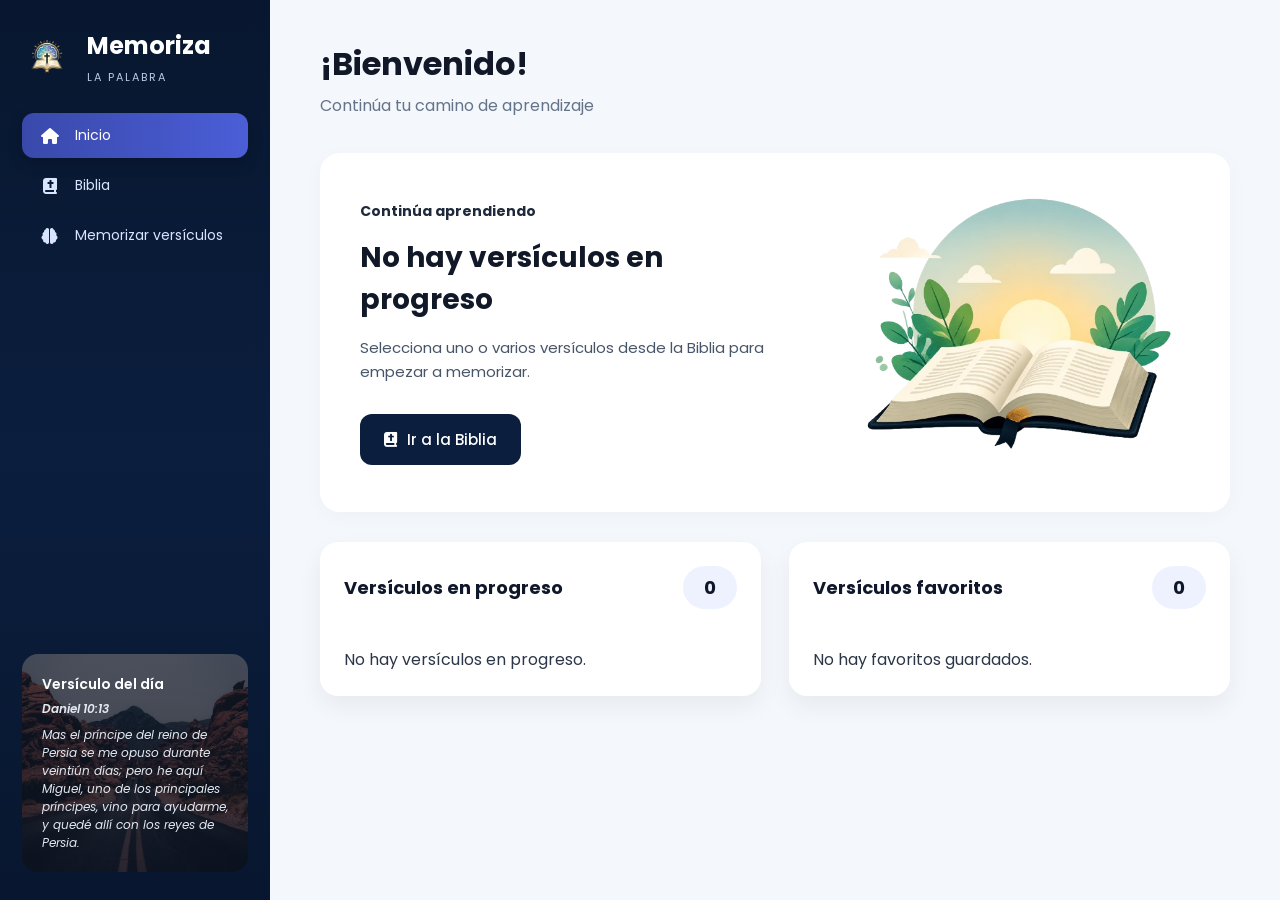
<file: index.html>
<!DOCTYPE html>
<html lang="es">
<head>
    <meta charset="UTF-8">
    <meta name="viewport" content="width=device-width, initial-scale=1.0">
    <title>Memoriza La Palabra</title>
    <link rel="stylesheet" href="https://cdnjs.cloudflare.com/ajax/libs/font-awesome/6.7.1/css/all.min.css">
    <link rel="stylesheet" href="css/style.css">
    <link rel="manifest" href="manifest.json">
    <link rel="apple-touch-icon" href="img/logo_2.png">
    <meta name="theme-color" content="#0b1e3e">
</head>

<body>
    <div class="sidebar-overlay" id="sidebar-overlay"></div>

    <!-- SIDEBAR -->
    <aside class="sidebar">
        <div class="logo">
            <img src="img/logo.png" alt="Logo">
            <div>
                <h2>Memoriza</h2>
                <span>LA PALABRA</span>
            </div>
        </div>

        <nav>
            <a class="active" href="index.html">
                <i class="fa-solid fa-house"></i> Inicio
            </a>
            <a href="pantallas/biblia.html">
                <i class="fa-solid fa-book-bible"></i> Biblia
            </a>
            <a href="pantallas/memorizar.html">
                <i class="fa-solid fa-brain"></i> Memorizar versículos
            </a>
          
        </nav>

        <div class="verse-card">
            <h4>Versículo del día</h4>
            <p class="reference" id="referencia">Salmos 119:105</p>
            <p id="textoVersiculo">"Lámpara es a mis pies tu palabra, y lumbrera a mi camino."</p>
        </div>
    </aside>

    <!-- CONTENIDO PRINCIPAL -->
    <main class="main-content">
        <!-- Encabezado -->
        <header class="header">
            <h1>¡Bienvenido!</h1>
            <p>Continúa tu camino de aprendizaje</p>
        </header>

        <!-- Tarjeta "Continúa Aprendiendo" -->
        <section class="continue-card">
            <div class="continue-info">
                <span class="subtitle" id="continue-subtitle">Continúa aprendiendo</span>
                <h2 id="continue-title">Juan 3:16</h2>
                <p id="continue-text">Porque de tal manera amó Dios al mundo, que ha dado a su Hijo unigénito, para que todo aquel que en él cree, no se pierda, mas tenga vida eterna.</p>
                <button id="continue-action" class="btn-primary" type="button">
                    <i class="fa-solid fa-play"></i> Continuar aprendizaje
                </button>
                
            </div>
            
            <div class="continue-image">
                <!-- Asegúrate de tener una imagen similar o usar una tuya -->
                <img src="img/logo_3.png" alt="Biblia Ilustración">
            </div>
        </section>

        <!-- Panel de seguimiento -->
        <!-- Panel de seguimiento Unificado -->
<section class="lists-grid">
    
    <!-- Bloque 1: Versículos en progreso -->
    <div class="info-card">
        <div class="card-header">
            <div class="header-title">
                <h3>Versículos en progreso</h3>
            </div>
            <div class="stat-info">
                <h3 id="pendientes-count" class="badge">2</h3>
            </div>
        </div>
        <div id="pendientes-list" class="info-list">
            <!-- Aquí se inyectarán tus tarjetas de versículos -->
            <p>No hay versículos en progreso.</p>
        </div>
    </div>

    <!-- Bloque 2: Versículos favoritos -->
    <div class="info-card">
        <div class="card-header">
            <div class="header-title">
                <h3>Versículos favoritos</h3>
            </div>
            <div class="stat-info">
                <h3 id="favoritos-count" class="badge">1</h3>
            </div>
        </div>
        <div id="favoritos-list" class="info-list">
            <p>No hay favoritos guardados.</p>
        </div>
    </div>
    
</section>

        
    </main>

    <script type="module" src="./js/index.js"></script>
    <script type="module" src="./js/versiculo_diario.js"></script>
    <script src="./js/mobile-menu.js"></script>
    <script src="./js/register-sw.js"></script>
</body>
</html>
</file>
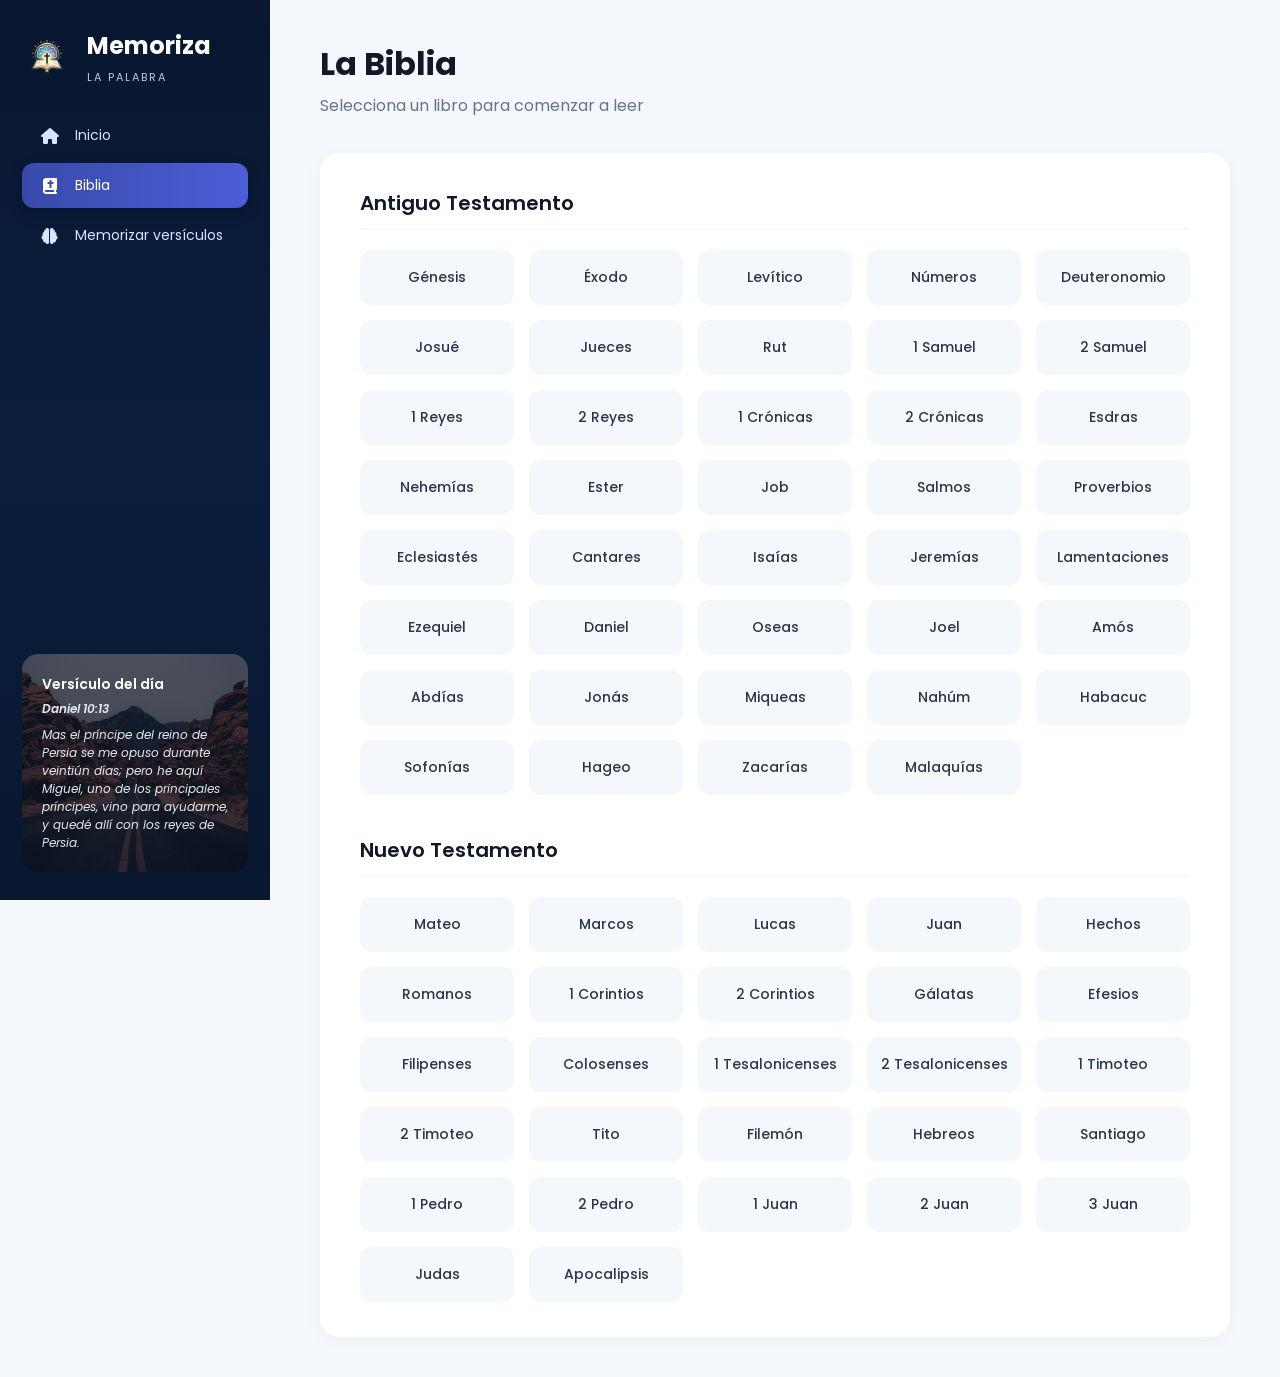
<file: pantallas/biblia.html>
<!DOCTYPE html>
<html lang="es">

<head>

    <meta charset="UTF-8">
    <meta name="viewport" content="width=device-width, initial-scale=1.0">

    <title>Memoriza La Palabra</title>

    <!-- Iconos -->
    <link rel="stylesheet"
        href="https://cdnjs.cloudflare.com/ajax/libs/font-awesome/6.7.1/css/all.min.css">

    <link rel="stylesheet" href="../css/style.css">
    <link rel="stylesheet" href="../css/biblia.css">
    <link rel="manifest" href="../manifest.json">
    <link rel="apple-touch-icon" href="../img/logo_2.png">
    <meta name="theme-color" content="#0b1e3e">
</head>

<body>

    <aside class="sidebar">

        <!-- Logo -->

        <div class="logo">
            <img src="../img/logo.png" alt="Logo">
            <div>
                <h2>Memoriza</h2>
                <span>LA PALABRA</span>
            </div>
        </div>

        <!-- Menú -->
        <nav>
            <a href="../index.html">
                <i class="fa-solid fa-house"></i>
                Inicio
            </a>
            <a class="active" href="../pantallas/biblia.html">
                <i class="fa-solid fa-book-bible"></i>
                Biblia
            </a>
            <a href="../pantallas/memorizar.html">
                <i class="fa-solid fa-brain"></i> Memorizar versículos
            </a>
        </nav>

        <!-- Tarjeta -->
        <div class="verse-card">

    <h4>Versículo del día</h4>

    <p class="reference" id="referencia">

        Cargando...

    </p>

    <p id="textoVersiculo">

        Cargando versículo...

    </p>

</div>

    </aside>
    <div class="sidebar-overlay" id="sidebar-overlay"></div>

    <!-- CONTENIDO PRINCIPAL: LIBROS DE LA BIBLIA -->
    <main class="main-content">
        <header class="header">
            <h1>La Biblia</h1>
            <p>Selecciona un libro para comenzar a leer</p>
        </header>

        <!-- Contenedor dinámico para los libros -->
        <div class="bible-container">
            
            <!-- Antiguo Testamento -->
            <section class="testament-section">
                <h3 class="testament-title">Antiguo Testamento</h3>
                <div class="books-grid" id="antiguo-testamento">
                    <!-- Los libros se insertarán aquí con JavaScript -->
                </div>
            </section>

            <!-- Nuevo Testamento -->
            <section class="testament-section">
                <h3 class="testament-title">Nuevo Testamento</h3>
                <div class="books-grid" id="nuevo-testamento">
                    <!-- Los libros se insertarán aquí con JavaScript -->
                </div>
            </section>

        </div>
    </main>

<script type="module" src="../js/versiculo_diario.js"></script>
<script type="module" src="../js/biblia.js"></script>
<script src="../js/mobile-menu.js"></script>
<script src="../js/register-sw.js"></script>
</body>
</html>
</file>
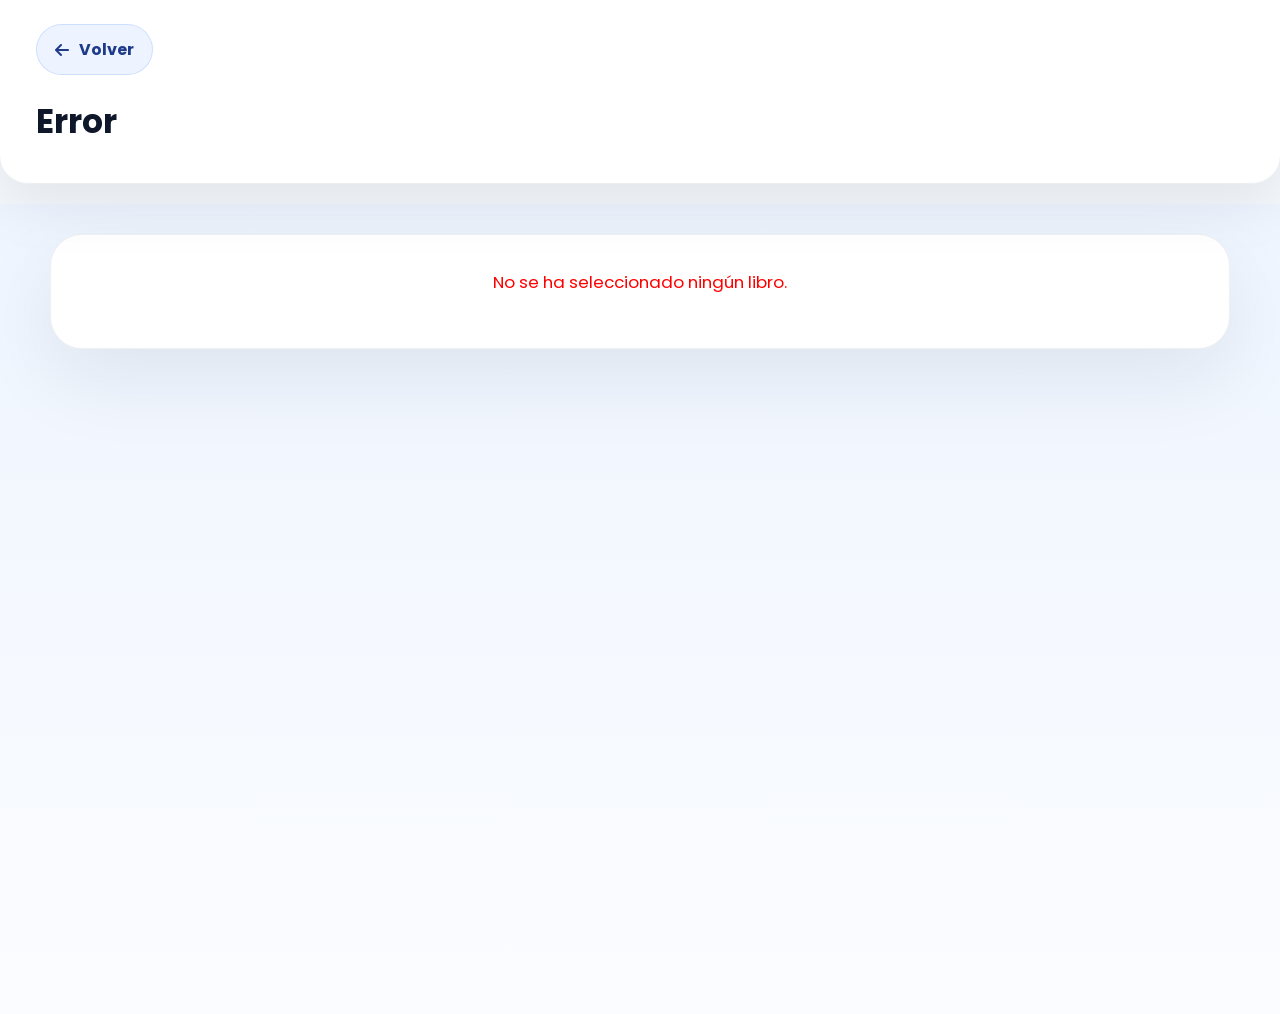
<file: pantallas/leer.html>
<!DOCTYPE html>
<html lang="es">
<head>
    <meta charset="UTF-8">
    <meta name="viewport" content="width=device-width, initial-scale=1.0">
    <title>Leer - Memoriza La Palabra</title>

    <!-- Iconos -->
    <link rel="stylesheet" href="https://cdnjs.cloudflare.com/ajax/libs/font-awesome/6.7.1/css/all.min.css">
    
    <link rel="stylesheet" href="../css/style.css">
    <link rel="stylesheet" href="../css/biblia.css">
    <link rel="manifest" href="../manifest.json">
    <link rel="apple-touch-icon" href="../img/logo_2.png">
    <meta name="theme-color" content="#0b1e3e">
</head>
<body class="leer-page-body">
    <header class="header-lectura">
        <div class="toolbar-lectura">
            <a href="biblia.html" class="back-btn"><i class="fa-solid fa-arrow-left"></i> Volver</a>
            <div class="controles" id="controles-capitulos" style="display: none;">
                <label for="select-capitulo">Capítulo:</label>
                <select id="select-capitulo"></select>
            </div>
        </div>

        <div class="titulo-lectura">
            <h1 id="titulo-libro">Cargando...</h1>
        </div>
    </header>

    <main class="main-content leer-page">
        <section class="leer-screen">
            <div id="contenedor-lectura" class="contenedor-lectura">
                <p>Buscando el libro en la base de datos...</p>
            </div>
        </section>
    </main>

    <!-- Script de lógica de lectura -->
    <script type="module" src="../js/leer.js"></script>
    <script type="module" src="../js/versiculo_diario.js"></script>
    <script src="../js/mobile-menu.js"></script>
    <script src="../js/register-sw.js"></script>

</body>
</html>
</file>
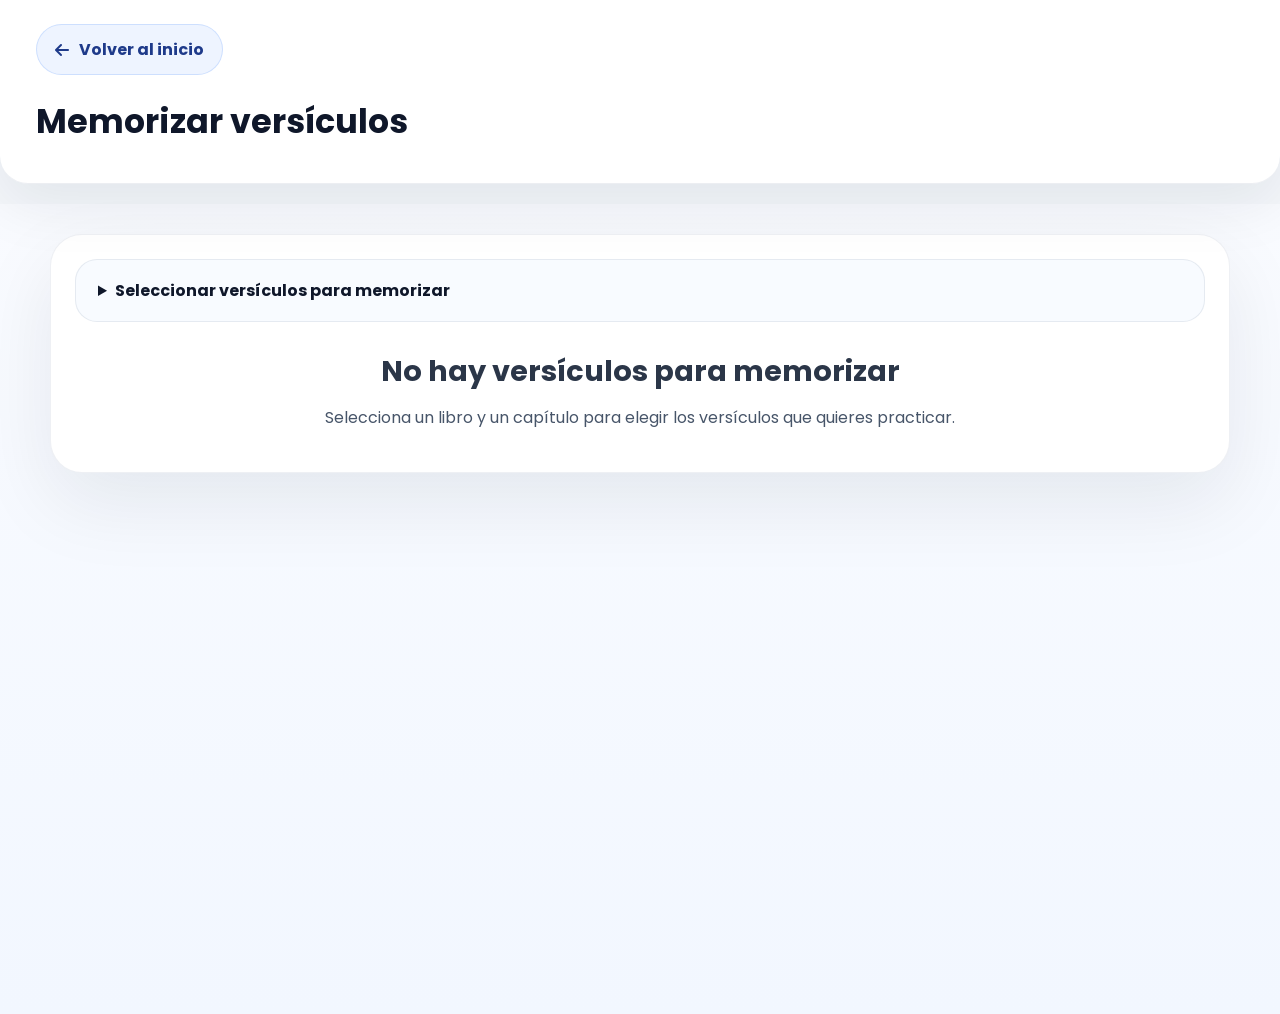
<file: pantallas/memorizar.html>
<!DOCTYPE html>
<html lang="es">
<head>
    <meta charset="UTF-8">
    <meta name="viewport" content="width=device-width, initial-scale=1.0">
    <title>Memorizar - Memoriza La Palabra</title>
    <link rel="stylesheet" href="https://cdnjs.cloudflare.com/ajax/libs/font-awesome/6.7.1/css/all.min.css">
    <link rel="stylesheet" href="../css/style.css">
    <link rel="stylesheet" href="../css/biblia.css">
    <link rel="manifest" href="../manifest.json">
    <link rel="apple-touch-icon" href="../img/logo_2.png">
    <meta name="theme-color" content="#0b1e3e">
</head>
<body class="memorizar-page-body">
    <header class="header-lectura">
        <div class="toolbar-lectura">
            <a href="../index.html" class="back-btn"><i class="fa-solid fa-arrow-left"></i> Volver al inicio</a>
        </div>

        <div class="titulo-lectura">
            <h1 id="memorizar-titulo">Memorizar versículos</h1>
        </div>
    </header>

    <main class="main-content memorizar-page">
        <section class="leer-screen">
            <div class="memorizar-panel">
                <details id="selector-versiculos-panel" class="selector-versiculos-panel">
                    <summary>Seleccionar versículos para memorizar</summary>
                    <section class="selector-versiculos" aria-labelledby="selector-titulo">
                        <h2 id="selector-titulo">Elige un libro, capítulo y versículos</h2>
                        <div class="selector-versiculos-controles">
                            <label>
                                Libro
                                <select id="selector-libro">
                                    <option value="">Selecciona un libro</option>
                                </select>
                            </label>
                            <label>
                                Capítulo
                                <select id="selector-capitulo" disabled>
                                    <option value="">Selecciona un capítulo</option>
                                </select>
                            </label>
                        </div>
                        <p id="selector-mensaje" class="selector-mensaje" role="status"></p>
                        <div id="lista-versiculos" class="lista-versiculos"></div>
                        <button id="agregar-versiculos" class="btn-primary" type="button" disabled>
                            Agregar seleccionados a la práctica
                        </button>
                    </section>
                </details>

                <div id="sin-datos" class="sin-datos" style="display:none;">
                    <h2>No hay versículos para memorizar</h2>
                    <p>Selecciona un libro y un capítulo para elegir los versículos que quieres practicar.</p>
                </div>

                <div id="memorizar-content" class="memorizar-content">
                    <div class="memorizar-info">
                        <p id="progreso-text" class="progreso-text">Verso 0/0</p>
                        <p id="verso-info" class="verso-info"></p>
                        <p id="tiempo-restante" class="tiempo-restante" aria-live="polite">Tiempo para memorizar: 02:00</p>
                        <p id="errores-count" class="errores-count" aria-live="polite">Errores en este versículo: 0</p>
                    </div>

                    <div id="verso-area" class="verso-area"></div>

                    <div class="memorizar-actions">
                        <button id="btn-check" class="btn-primary">Verificar respuestas</button>
                        <button id="btn-next" class="btn-secondary" type="button" disabled>Siguiente versículo</button>
                        <button id="btn-reset" class="btn-secondary" type="button">Reiniciar versículo</button>
                        <a href="../index.html" class="btn-secondary">Volver al inicio</a>
                    </div>

                    <div id="mensaje-resultado" class="mensaje-resultado"></div>
                </div>
            </div>
        </section>
    </main>

    <script type="module" src="../js/memorizar.js"></script>
    <script type="module" src="../js/versiculo_diario.js"></script>
    <script src="../js/mobile-menu.js"></script>
    <script src="../js/register-sw.js"></script>
</body>
</html>
</file>
<file: css/style.css>
/*==============================
FUENTE
==============================*/
@import url('https://fonts.googleapis.com/css2?family=Poppins:wght@300;400;500;600;700;800&display=swap');

* {
    margin: 0;
    padding: 0;
    box-sizing: border-box;
    font-family: 'Poppins', sans-serif;
}

body {
    background: #f4f7fb; /* Un gris/azul muy sutil como en la imagen */
    color: #2b3648;
}

/*==============================
SIDEBAR (Tu código original)
==============================*/
.sidebar {
    width: 270px;
    height: 100vh;
    background: linear-gradient(180deg, #08172f, #0b1e3e, #08172f);
    padding: 28px 22px;
    display: flex;
    flex-direction: column;
    justify-content: space-between;
    position: fixed;
    left: 0;
    top: 0;
    z-index: 100;
}

.logo {
    display: flex;
    align-items: center;
    gap: 15px;
    margin-bottom: 25px; /* Ligeramente reducido para hacer espacio a más opciones */
}

.logo img {
    width: 50px; /* Un poco más pequeño según la imagen */
    height: 50px;
}

.logo h2 {
    color: white;
    font-size: 24px;
    font-weight: 700;
}

.logo span {
    color: #bfcde8;
    letter-spacing: 2px;
    font-size: 11px;
}

/* MENU */
nav {
    display: flex;
    flex-direction: column;
    gap: 5px;
    margin-bottom: auto; /* Empuja la tarjeta hacia abajo */
}

nav a {
    text-decoration: none;
    color: #d9e4ff;
    padding: 12px 18px;
    border-radius: 12px;
    display: flex;
    align-items: center;
    gap: 15px;
    transition: .35s;
    font-size: 14px;
}

nav a i {
    width: 20px;
    text-align: center;
    font-size: 16px;
}

nav a:hover {
    background: #1a2f63;
    transform: translateX(4px);
}

.active {
    background: linear-gradient(90deg, #3949ab, #4b5ed7);
    color: white;
    box-shadow: 0 5px 15px rgba(0,0,0,.2);
}

/* TARJETA SIDEBAR */
.verse-card {
    margin-top: 20px;
    border-radius: 16px;
    padding: 20px;
    color: white;
    background: linear-gradient(rgba(4,12,28,.6), rgba(4,12,28,.8)), url("../img/fondo.avif");
    background-size: cover;
    background-position: center;
}

.verse-card h4 {
    margin-bottom: 5px;
    font-size: 14px;
    font-weight: 600;
}

.reference {
    color: #ffd96b;
    font-weight: 600;
    margin-bottom: 8px;
    font-size: 13px;
}

.verse-card p {
    font-size: 12px;
    line-height: 1.5;
    font-style: italic;
    color: #e2e8f0;
}

/*==============================
CONTENIDO PRINCIPAL (Derecha)
==============================*/
.main-content {
    margin-left: 270px; /* Compensa el fixed del sidebar */
    padding: 40px 50px;
    min-height: 100vh;
}

.header h1 {
    font-size: 32px;
    color: #111827;
    margin-bottom: 5px;
}

.header p {
    color: #64748b;
    font-size: 16px;
    margin-bottom: 35px;
}

/*==============================
TARJETAS DE ESTADÍSTICAS
==============================*/
.stats-grid {
    display: grid;
    grid-template-columns: repeat(4, 1fr);
    gap: 20px;
    margin-bottom: 35px;
}

.stat-card {
    background: #ffffff;
    border-radius: 16px;
    padding: 20px;
    display: flex;
    align-items: center;
    gap: 15px;
    box-shadow: 0 4px 15px rgba(0,0,0,0.02);
}

.icon-box {
    width: 45px;
    height: 45px;
    border-radius: 10px;
    display: flex;
    justify-content: center;
    align-items: center;
    font-size: 20px;
}

/* Colores de los íconos */
.icon-box.green { background: #e0f2e9; color: #2e8b57; }
.icon-box.orange { background: #fff0e6; color: #ff8c00; }
.icon-box.blue { background: #e6f0ff; color: #3b82f6; }
.icon-box.yellow { background: #fff8e6; color: #f59e0b; }

.stat-info span {
    font-size: 12px;
    color: #64748b;
    font-weight: 500;
    line-height: 1.2;
    display: block;
    margin-bottom: 4px;
}

.stat-info h3 {
    font-size: 22px;
    color: #111827;
    font-weight: 700;
}

.stat-info h3 span {
    display: inline;
    font-size: 14px;
    color: #94a3b8;
    font-weight: 500;
}

.dashboard-grid {
    display: grid;
    grid-template-columns: repeat(2, minmax(180px, 1fr));
    gap: 20px;
    margin-bottom: 25px;
}

.lists-grid {
    display: grid;
    grid-template-columns: 1fr 1fr;
    gap: 28px;
    margin-top: 30px;
    margin-bottom: 35px;
}

.info-card {
    background: #ffffff;
    border-radius: 18px;
    padding: 24px;
    box-shadow: 0 10px 25px rgba(15, 23, 42, 0.06);
    display: flex;
    flex-direction: column;
}

.card-header {
    display: flex;
    align-items: center;
    justify-content: space-between;
    gap: 16px;
    margin-bottom: 20px;
}

.header-title {
    display: flex;
    align-items: center;
    gap: 12px;
}

.badge {
    display: inline-flex;
    align-items: center;
    justify-content: center;
    min-width: 54px;
    padding: 8px 14px;
    border-radius: 999px;
    background: #eef2ff;
    color: #1e3a8a;
    font-size: 16px;
    font-weight: 700;
}

.info-card h3 {
    margin-bottom: 18px;
    font-size: 18px;
    color: #0f172a;
}

.info-list {
    display: grid;
    gap: 14px;
}

#pendientes-list,
#favoritos-list {
    max-height: 180px;
    overflow-y: auto;
}

#pendientes-list::-webkit-scrollbar,
#favoritos-list::-webkit-scrollbar {
    width: 8px;
}

#pendientes-list::-webkit-scrollbar-thumb,
#favoritos-list::-webkit-scrollbar-thumb {
    background: rgba(15, 23, 42, 0.18);
    border-radius: 999px;
}

.info-item {
    display: flex;
    align-items: flex-start;
    gap: 10px;
    padding: 12px 14px;
    border-radius: 14px;
    background: #f8fafc;
    border: 1px solid #e2e8f0;
}

.info-item-main {
    flex: 1;
    display: grid;
    gap: 6px;
    text-align: left;
    background: transparent;
    border: none;
    padding: 0;
    cursor: pointer;
    transition: transform 0.2s ease, box-shadow 0.2s ease, background-color 0.2s ease;
}

.info-item-button:hover,
.info-item-button:focus {
    background: #eff6ff;
    transform: translateY(-1px);
    box-shadow: 0 10px 25px rgba(15, 23, 42, 0.08);
}

.info-item-remove {
    border: 1px solid #fecaca;
    background: #fef2f2;
    color: #b91c1c;
    border-radius: 10px;
    width: 36px;
    height: 36px;
    display: inline-flex;
    align-items: center;
    justify-content: center;
    cursor: pointer;
    transition: all 0.2s ease;
    flex-shrink: 0;
}

.info-item-remove:hover,
.info-item-remove:focus {
    background: #fee2e2;
    border-color: #fca5a5;
    transform: translateY(-1px);
}

.info-item strong {
    color: #0f172a;
    font-size: 14px;
}

.info-item span {
    color: #475569;
    font-size: 13px;
    line-height: 1.5;
}

.info-extra {
    color: #64748b;
    font-size: 13px;
    text-align: center;
}

/*==============================
TARJETA "CONTINÚA APRENDIENDO"
==============================*/
.continue-card {
    background: #ffffff;
    border-radius: 20px;
    padding: 40px;
    display: flex;
    align-items: center;
    justify-content: space-between;
    box-shadow: 0 4px 20px rgba(0,0,0,0.03);
    gap: 40px;
}

.continue-info {
    flex: 1;
    max-width: 600px;
}

.continue-info .subtitle {
    font-size: 14px;
    font-weight: 700;
    color: #1e293b;
    display: block;
    margin-bottom: 15px;
}

.continue-info h2 {
    font-size: 28px;
    color: #111827;
    margin-bottom: 15px;
}

.continue-info p {
    color: #475569;
    line-height: 1.6;
    font-size: 15px;
    margin-bottom: 30px;
}

/* Barra de Progreso */
.progress-container {
    display: flex;
    align-items: center;
    gap: 15px;
    margin-bottom: 30px;
}

.progress-track {
    flex: 1;
    height: 8px;
    background: #e2e8f0;
    border-radius: 10px;
    overflow: hidden;
}

.progress-fill {
    height: 100%;
    background: #34d399; /* Verde similar al de la imagen */
    border-radius: 10px;
}

.progress-text {
    font-size: 14px;
    font-weight: 600;
    color: #64748b;
}

/* Botón */
.btn-primary {
    background: #0b1e3e; /* Azul oscuro como el sidebar */
    color: white;
    border: none;
    padding: 14px 24px;
    border-radius: 12px;
    font-size: 15px;
    font-weight: 500;
    cursor: pointer;
    display: flex;
    align-items: center;
    gap: 10px;
    transition: 0.3s;
}

.btn-primary:hover {
    background: #1a3668;
}

/* Imagen de la derecha */
.continue-image {
    flex-shrink: 0;
}

.continue-image img {
    max-width: 350px;
    width: 100%;
    height: auto;
    object-fit: contain;
}

/*==============================
RESPONSIVE PARA CELULARES
==============================*/
@media (max-width: 1100px) {
    .continue-card {
        padding: 30px;
        gap: 30px;
    }

    .continue-info h2 {
        font-size: 26px;
    }

    .continue-info p {
        font-size: 15px;
    }
}

@media (max-width: 900px) {
    .sidebar {
        position: relative;
        width: 100%;
        height: auto;
        padding: 22px 18px;
    }

    .main-content {
        margin-left: 0;
        padding: 22px 18px 30px;
        min-height: auto;
    }

    .header h1 {
        font-size: 28px;
    }

    .header p {
        margin-bottom: 24px;
    }

    .dashboard-grid,
    .lists-grid {
        grid-template-columns: 1fr;
    }

    .lists-grid {
        margin-top: 24px;
    }

    .info-card {
        padding: 22px;
    }

    .continue-card {
        flex-direction: column;
        align-items: stretch;
        padding: 28px;
        gap: 24px;
    }

    .continue-info {
        max-width: 100%;
    }

    .continue-image {
        width: 100%;
    }

    .continue-image img {
        max-width: 100%;
        margin: 0 auto;
    }
}

@media (max-width: 720px) {
    .main-content {
        padding: 18px 14px 24px;
    }

    .verse-card {
        border-radius: 16px;
        padding: 18px;
    }

    .header h1 {
        font-size: 24px;
    }

    .header p {
        font-size: 15px;
        margin-bottom: 20px;
    }

    .continue-card {
        padding: 22px;
    }

    .continue-info h2 {
        font-size: 24px;
    }

    .continue-info p {
        font-size: 14px;
        margin-bottom: 22px;
    }

    .btn-primary,
    .btn-secondary {
        width: 100%;
        justify-content: center;
    }

    .info-item {
        padding: 14px 12px;
    }

    .card-header {
        flex-direction: column;
        align-items: flex-start;
    }

    .badge {
        min-width: auto;
        padding: 8px 12px;
    }

    .memorizar-page .memorizar-panel {
        padding: 18px 0;
    }

    .memorizar-page .memorizar-content {
        padding: 18px;
        border-radius: 20px;
        background: #ffffff;
        box-shadow: 0 12px 30px rgba(15, 23, 42, 0.08);
    }

    .memorizar-actions {
        flex-direction: column;
        align-items: stretch;
    }

    .memorizar-actions .btn-primary,
    .memorizar-actions .btn-secondary,
    .memorizar-actions a {
        width: 100%;
    }

    .memorizar-actions .btn-secondary + .btn-secondary,
    .memorizar-actions .btn-primary + .btn-secondary,
    .memorizar-actions .btn-secondary + a {
        margin-top: 10px;
    }

    .progreso-text,
    .verso-info {
        font-size: 14px;
    }

    .verso-area {
        gap: 10px;
    }
}

/* Sidebar móvil */
.mobile-menu-btn {
    display: none !important;
    position: fixed;
    top: 18px;
    left: 18px;
    z-index: 120;
    width: 44px;
    height: 44px;
    border-radius: 12px;
    border: none;
    background: rgba(255,255,255,0.95);
    color: #0b1e3e;
    cursor: pointer;
    box-shadow: 0 10px 25px rgba(15, 23, 42, 0.12);
    place-items: center;
}

.sidebar-overlay {
    display: none !important;
}

body.leer-page-body .sidebar,
body.memorizar-page-body .sidebar {
    display: block !important;
}

body.leer-page-body .header-lectura,
body.memorizar-page-body .header-lectura {
    position: sticky !important;
    top: 0 !important;
    left: 0 !important;
    right: 0 !important;
    margin-left: 0 !important;
    width: 100% !important;
    z-index: 120 !important;
}

body.leer-page-body #seleccion-bar,
body.leer-page-body .main-content,
body.memorizar-page-body .main-content {
    margin-left: 0 !important;
    width: 100% !important;
}

@media (max-width: 900px) {
    .sidebar {
        position: relative;
        width: 100%;
        height: auto;
    }

    .main-content,
    body.leer-page-body .header-lectura,
    body.leer-page-body #seleccion-bar,
    body.memorizar-page-body .header-lectura {
        margin-left: 0 !important;
        padding: 22px 18px 30px;
    }

    .mobile-menu-btn {
        display: grid !important;
    }

    .sidebar-overlay {
        display: block !important;
    }
}

@media (min-width: 901px) {
    .mobile-menu-btn,
    .sidebar-overlay {
        display: none !important;
    }
}
</file>
<file: css/biblia.css>
/*==============================
PANTALLA: BIBLIA (Lista de Libros)
==============================*/

.bible-container {
    background: #ffffff;
    border-radius: 20px;
    padding: 35px 40px;
    box-shadow: 0 4px 20px rgba(0,0,0,0.03);
}

.testament-section {
    margin-bottom: 40px;
}

.testament-section:last-child {
    margin-bottom: 0;
}

.testament-title {
    font-size: 20px;
    color: #111827;
    margin-bottom: 20px;
    padding-bottom: 10px;
    border-bottom: 2px solid #f4f7fb;
    font-weight: 600;
}

/* Cuadrícula adaptable para los libros */
.books-grid {
    display: grid;
    /* Crea columnas que se adaptan automáticamente al tamaño de la pantalla */
    grid-template-columns: repeat(auto-fill, minmax(140px, 1fr));
    gap: 15px;
}

/* Tarjeta individual de cada libro */
.book-card {
    background: #f4f7fb;
    color: #2b3648;
    text-decoration: none;
    padding: 15px 10px;
    border-radius: 12px;
    text-align: center;
    font-size: 14px;
    font-weight: 500;
    transition: all 0.3s ease;
    border: 1px solid transparent;
    cursor: pointer;
    display: flex;
    justify-content: center;
    align-items: center;
    min-height: 55px;
}

/* Efecto al pasar el mouse (Combina con tu color activo) */
.book-card:hover {
    background: #ffffff;
    color: #3949ab;
    border-color: #3949ab;
    transform: translateY(-3px);
    box-shadow: 0 8px 15px rgba(57, 73, 171, 0.1);
}

/*==============================
PANTALLA: LECTURA MODERNA
==============================*/
.leer-page {
    padding-top: 30px;
    background: linear-gradient(180deg, #eef5ff 0%, #fbfcff 100%);
    min-height: calc(100vh - 90px);
}

.leer-screen {
    width: 100%;
    margin: 0;
}

.header-lectura {
    position: sticky;
    top: 0;
    z-index: 10;
    background: rgba(255, 255, 255, 0.96);
    backdrop-filter: blur(16px);
    border-bottom: 1px solid rgba(148, 163, 184, 0.18);
    padding: 24px 36px;
    margin-bottom: 20px;
    border-radius: 0 0 28px 28px;
    box-shadow: 0 20px 60px rgba(15, 23, 42, 0.08);
}

.toolbar-lectura {
    display: flex;
    justify-content: space-between;
    align-items: center;
    gap: 20px;
    flex-wrap: wrap;
    margin-bottom: 22px;
}

.back-btn {
    display: inline-flex;
    align-items: center;
    gap: 10px;
    padding: 12px 18px;
    border-radius: 999px;
    background: #eef4ff;
    color: #1e3a8a;
    text-decoration: none;
    font-weight: 700;
    border: 1px solid rgba(59, 130, 246, 0.18);
    transition: transform 0.25s ease, box-shadow 0.25s ease;
}

.back-btn:hover {
    transform: translateY(-1px);
    box-shadow: 0 12px 30px rgba(37, 99, 235, 0.12);
}

.titulo-lectura h1 {
    font-size: clamp(2rem, 2.6vw, 2.8rem);
    margin-bottom: 12px;
    color: #0f172a;
}

.titulo-lectura p {
    color: #475569;
    line-height: 1.75;
    max-width: 760px;
}

.seleccion-bar {
    width: 100%;
    margin: 0 0 24px;
    padding: 18px 24px;
    background: #ffffff;
    border-radius: 24px;
    box-shadow: 0 22px 60px rgba(15, 23, 42, 0.08);
    border: 1px solid rgba(148, 163, 184, 0.16);
    display: flex;
    align-items: center;
    justify-content: space-between;
    gap: 20px;
}

.seleccion-bar p {
    margin: 0;
    color: #334155;
    font-weight: 600;
}

.seleccion-actions {
    display: flex;
    align-items: center;
    gap: 10px;
    flex-wrap: wrap;
}

.btn-primary,
.btn-secondary {
    border: none;
    border-radius: 999px;
    padding: 12px 20px;
    cursor: pointer;
    font-weight: 700;
    transition: transform 0.2s ease, box-shadow 0.2s ease;
}

.btn-primary {
    background: #2563eb;
    color: white;
}

.btn-secondary {
    background: #f1f5f9;
    color: #0f172a;
}

.btn-primary:hover,
.btn-secondary:hover {
    transform: translateY(-1px);
    box-shadow: 0 16px 30px rgba(15, 23, 42, 0.08);
}

.capitulo-card {
    background: #edf3fb;
    border: 1px solid rgba(148, 163, 184, 0.28);
    border-radius: 22px;
    padding: 18px 20px;
    box-shadow: 0 10px 24px rgba(15, 23, 42, 0.04);
}

.versiculo-fila {
    display: flex;
    align-items: flex-start;
    gap: 12px;
    background: transparent;
    border-radius: 14px;
    padding: 14px 10px;
    transition: background 0.2s ease, transform 0.2s ease;
    cursor: pointer;
}

.versiculo-fila:hover {
    background: rgba(148, 163, 184, 0.08);
}

.versiculo-fila.seleccionado {
    background: rgba(37, 99, 235, 0.08);
    border-left: 4px solid #2563eb;
    padding-left: 6px;
}

.versiculo-fila.favorito {
    background: rgba(34, 197, 94, 0.12);
}

.versiculo-fila.favorito:hover {
    background: rgba(34, 197, 94, 0.18);
}

.numero-verso {
    color: #2563eb;
    font-weight: 700;
    min-width: 26px;
    padding-top: 2px;
}

.texto-verso {
    margin: 0;
    color: #0f172a;
    font-size: clamp(1.15rem, 1.8vw, 1.9rem);
    line-height: 1.7;
    flex: 1;
}

.favorito-indicator {
    border: 1px solid rgba(59, 130, 246, 0.18);
    background: #f8fbff;
    color: #fbbf24;
    width: 30px;
    height: 30px;
    border-radius: 50%;
    display: inline-flex;
    align-items: center;
    justify-content: center;
    flex-shrink: 0;
    cursor: pointer;
    padding: 0;
    transition: all 0.2s ease;
}

.favorito-indicator.activo {
    background: rgba(251, 191, 36, 0.12);
    color: #f59e0b;
}

.favorito-indicator:hover {
    transform: scale(1.05);
}

.verso-context-menu {
    position: fixed;
    z-index: 9999;
    display: flex;
    flex-direction: column;
    min-width: 220px;
    border-radius: 12px;
    background: #ffffff;
    border: 1px solid rgba(148, 163, 184, 0.35);
    box-shadow: 0 20px 38px rgba(15, 23, 42, 0.14);
    overflow: hidden;
}

.verso-context-menu button {
    border: none;
    background: transparent;
    text-align: left;
    padding: 12px 14px;
    color: #0f172a;
    font-size: 0.96rem;
    cursor: pointer;
}

.verso-context-menu button:hover {
    background: #f1f5f9;
}

.controles {
    display: inline-flex;
    align-items: center;
    gap: 12px;
    flex-wrap: wrap;
}

.controles label {
    color: #334155;
    font-weight: 600;
}

#select-capitulo {
    min-width: 180px;
    border-radius: 14px;
    border: 1px solid rgba(148, 163, 184, 0.28);
    padding: 12px 14px;
    background: white;
    color: #0f172a;
    outline: none;
    font-size: 0.95rem;
    transition: border-color 0.25s ease, box-shadow 0.25s ease;
}

#select-capitulo:focus {
    border-color: #2563eb;
    box-shadow: 0 0 0 4px rgba(59, 130, 246, 0.12);
}

.contenedor-lectura {
    background: white;
    border-radius: 32px;
    padding: 32px;
    box-shadow: 0 30px 80px rgba(15, 23, 42, 0.08);
    border: 1px solid rgba(148, 163, 184, 0.16);
}

.contenedor-lectura p {
    color: #334155;
    font-size: 1.05rem;
    line-height: 1.85;
    margin-bottom: 18px;
}

.versiculo {
    padding: 20px 22px;
    margin-bottom: 14px;
    border-radius: 26px;
    background: linear-gradient(180deg, #f8fbff 0%, #ffffff 100%);
    border: 1px solid rgba(148, 163, 184, 0.16);
    box-shadow: 0 14px 40px rgba(15, 23, 42, 0.05);
}

.num-verso {
    display: inline-flex;
    align-items: center;
    justify-content: center;
    min-width: 32px;
    height: 32px;
    margin-right: 14px;
    border-radius: 999px;
    background: #eff6ff;
    color: #1d4ed8;
    font-size: 0.88rem;
    font-weight: 700;
    padding: 0 10px;
}

.memorizar-page {
    padding-top: 30px;
    background: linear-gradient(180deg, #f9fbff 0%, #f2f7ff 100%);
    min-height: calc(100vh - 90px);
}

.memorizar-panel {
    width: 100%;
    margin: 0;
    padding: 24px;
    background: white;
    border-radius: 32px;
    box-shadow: 0 30px 80px rgba(15, 23, 42, 0.08);
    border: 1px solid rgba(148, 163, 184, 0.16);
}

.selector-versiculos-panel {
    margin-bottom: 28px;
    border: 1px solid rgba(148, 163, 184, 0.2);
    border-radius: 22px;
    background: #f8fbff;
}

.selector-versiculos-panel > summary {
    padding: 18px 22px;
    color: #0f172a;
    font-weight: 700;
    cursor: pointer;
}

.selector-versiculos-panel[open] > summary {
    border-bottom: 1px solid rgba(148, 163, 184, 0.2);
}

.selector-versiculos {
    padding: 22px;
}

.selector-versiculos h2 {
    margin-bottom: 16px;
    color: #0f172a;
    font-size: 1.25rem;
}

.selector-versiculos-controles {
    display: flex;
    flex-wrap: wrap;
    gap: 14px;
    margin-bottom: 12px;
}

.selector-versiculos-controles label {
    display: grid;
    gap: 6px;
    color: #334155;
    font-weight: 600;
}

.selector-versiculos-controles select {
    min-width: 200px;
    padding: 10px 12px;
    border: 1px solid rgba(148, 163, 184, 0.4);
    border-radius: 12px;
    background: white;
    color: #0f172a;
}

.selector-mensaje {
    min-height: 24px;
    color: #475569;
}

.lista-versiculos {
    display: grid;
    gap: 8px;
    max-height: 360px;
    overflow-y: auto;
    margin: 8px 0 16px;
}

.selector-versiculo {
    display: flex;
    align-items: flex-start;
    gap: 10px;
    padding: 12px;
    border-radius: 12px;
    background: white;
    color: #334155;
    cursor: pointer;
}

.selector-versiculo input {
    margin-top: 5px;
    accent-color: #2563eb;
}

.memorizar-info {
    margin-bottom: 24px;
}

.progreso-text,
.verso-info {
    margin: 0 0 10px;
    color: #334155;
}

.verso-info {
    font-size: 1rem;
    font-weight: 600;
}

.tiempo-restante {
    margin: 0 0 10px;
    color: #2563eb;
    font-weight: 700;
}

.errores-count {
    margin: 0 0 10px;
    color: #b91c1c;
    font-weight: 700;
}

.verso-area {
    display: inline-flex;
    flex-wrap: wrap;
    gap: 8px;
    margin-bottom: 18px;
    min-height: 120px;
    align-items: baseline;
}

.verso-texto {
    color: #334155;
    font-size: 1rem;
    line-height: 1.4;
}

.memorizacion-input {
    min-width: 48px;
    max-width: 90px;
    padding: 2px 6px;
    border-radius: 0;
    border: none;
    border-bottom: 1.5px solid rgba(59, 130, 246, 0.35);
    background: transparent;
    color: #0f172a;
    font-size: 0.98rem;
    line-height: 1.4;
    text-align: center;
    transition: border-color 0.2s ease, box-shadow 0.2s ease;
}

.memorizacion-input:focus {
    outline: none;
    border-bottom-color: #2563eb;
    box-shadow: 0 2px 0 0 rgba(59, 130, 246, 0.12);
}

.input-correcto {
    border-bottom-color: #16a34a;
    background: rgba(236, 253, 245, 0.65);
}

.input-incorrecto {
    border-bottom-color: #dc2626;
    background: rgba(254, 242, 242, 0.65);
}

.memorizar-actions {
    display: flex;
    flex-wrap: wrap;
    gap: 12px;
    margin-bottom: 14px;
}

.mensaje-resultado {
    min-height: 24px;
    font-weight: 600;
}

.mensaje-exito {
    color: #166534;
}

.mensaje-error {
    color: #b91c1c;
}

.mensaje-neutral {
    color: #334155;
}

.sin-datos {
    text-align: center;
}

.sin-datos h2 {
    font-size: 1.8rem;
    margin-bottom: 12px;
}

.sin-datos p {
    color: #475569;
    margin-bottom: 18px;
}

@media (max-width: 900px) {
    .header-lectura {
        padding: 22px 24px;
    }

    .leer-page {
        padding-top: 20px;
    }

    .bible-container {
        padding: 28px;
    }

    .books-grid {
        gap: 12px;
    }

    .book-card {
        min-height: 70px;
        font-size: 13px;
    }
}

@media (max-width: 720px) {
    .toolbar-lectura {
        flex-direction: column;
        align-items: stretch;
    }

    .contenedor-lectura {
        padding: 24px;
    }

    .titulo-lectura h1 {
        font-size: 2rem;
    }

    .bible-container {
        padding: 20px;
    }

    .books-grid {
        grid-template-columns: repeat(auto-fill, minmax(130px, 1fr));
        gap: 10px;
    }

    .header-lectura {
        padding: 18px 18px;
    }

    .seleccion-bar {
        width: 100%;
        flex-direction: column;
        align-items: stretch;
        padding: 18px;
    }

    .seleccion-actions {
        width: 100%;
        justify-content: stretch;
    }

    .verso-controles {
        flex-direction: column;
        align-items: stretch;
    }

    .back-btn {
        width: 100%;
        justify-content: center;
    }
}
</file>
